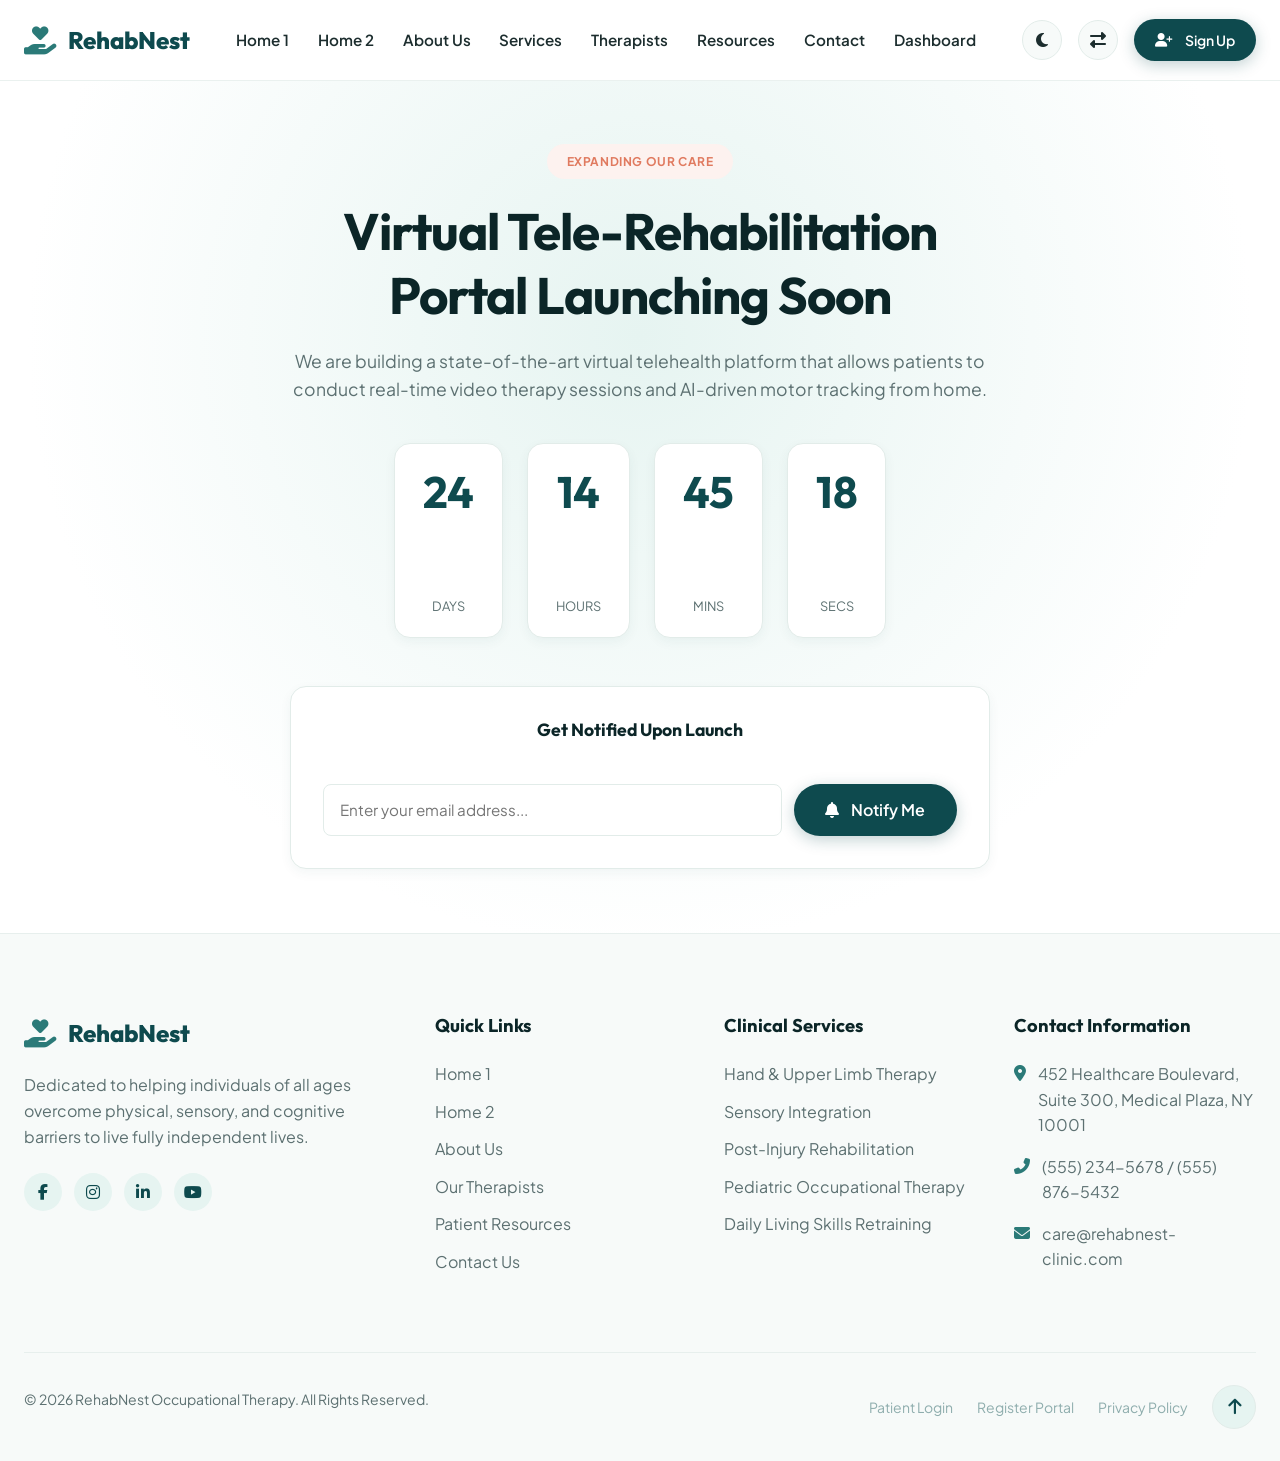
<file: coming-soon.html>
<!DOCTYPE html>
<html lang="en">
<head>
  <meta charset="UTF-8">
  <meta name="viewport" content="width=device-width, initial-scale=1.0">
  <title>New Tele-Rehab Suite | Coming Soon | RehabNest Therapy</title>
  
  <link rel="icon" href="favicon.png" type="image/png">
  <link rel="stylesheet" href="https://cdnjs.cloudflare.com/ajax/libs/font-awesome/6.4.0/css/all.min.css">
  <link rel="stylesheet" href="css/main.css">
  <link rel="stylesheet" href="css/dark-mode.css">
  <link rel="stylesheet" href="css/rtl.css">
</head>
<body style="min-height: 100vh; display: flex; flex-direction: column;">

  <!-- Header Navigation -->
  <header class="site-header">
    <div class="container header-container">
      <a href="index.html" class="brand-logo">
        <i class="fas fa-hand-holding-heart"></i>
        <span>RehabNest</span>
      </a>

      <nav>
        <ul class="nav-menu" id="nav-menu">
          <li><a href="index.html" class="nav-link">Home 1</a></li>
          <li><a href="home-2.html" class="nav-link">Home 2</a></li>
          <li><a href="about.html" class="nav-link">About Us</a></li>
          <li><a href="services.html" class="nav-link">Services</a></li>
          <li><a href="therapists.html" class="nav-link">Therapists</a></li>
          <li><a href="resources.html" class="nav-link">Resources</a></li>
          <li><a href="contact.html" class="nav-link">Contact</a></li>
          <li><a href="dashboard.html" class="nav-link">Dashboard</a></li>
          <li class="mobile-nav-cta">
            <div class="mobile-toggles">
              <button class="toggle-btn theme-toggle-btn" aria-label="Toggle Dark Mode" title="Toggle Light/Dark Theme">
                <i class="fas fa-moon"></i>
              </button>
              <button class="toggle-btn rtl-toggle-btn" aria-label="Toggle RTL" title="Toggle LTR/RTL Layout">
                <i class="fas fa-exchange-alt"></i>
              </button>
            </div>
            <a href="signup.html" class="btn btn-sm btn-primary" style="width: 100%; justify-content: center;"><i class="fas fa-user-plus"></i> Sign Up</a>
          </li>
        </ul>
      </nav>

      <div class="nav-actions">
        <button class="toggle-btn" id="theme-toggle" aria-label="Toggle Dark Mode" title="Toggle Light/Dark Theme">
          <i class="fas fa-moon"></i>
        </button>
        <button class="toggle-btn" id="rtl-toggle" aria-label="Toggle RTL" title="Toggle LTR/RTL Layout">
          <i class="fas fa-exchange-alt"></i>
        </button>
        <a href="signup.html" class="btn btn-sm btn-primary"><i class="fas fa-user-plus"></i> Sign Up</a>
        <button class="mobile-toggle" id="mobile-toggle" aria-label="Mobile Navigation">
          <i class="fas fa-bars"></i>
        </button>
      </div>
    </div>
  </header>

  <main style="flex: 1; display: flex; align-items: center; justify-content: center; padding: 4rem 1.5rem; background: radial-gradient(circle at 50% 30%, var(--primary-light) 0%, var(--bg-main) 70%);">
    <div class="text-center" style="max-width: 700px;" data-animate="zoom-in">
      <span class="badge badge-accent" style="margin-bottom: 1.25rem; padding: 0.5rem 1.25rem;">Expanding Our Care</span>
      <h1 style="margin-bottom: 1.25rem; font-size: clamp(2.2rem, 4vw, 3.5rem);">
        Virtual Tele-Rehabilitation Portal Launching Soon
      </h1>
      <p class="section-desc" style="margin-bottom: 2.5rem;">
        We are building a state-of-the-art virtual telehealth platform that allows patients to conduct real-time video therapy sessions and AI-driven motor tracking from home.
      </p>

      <!-- Countdown Timer -->
      <div style="display: flex; justify-content: center; gap: 1.5rem; margin-bottom: 3rem;">
        <div class="card" style="padding: 1.25rem 1.75rem; min-width: 90px;">
          <h2 style="color: var(--primary); margin: 0;">24</h2>
          <span style="font-size: 0.8rem; color: var(--text-muted); text-transform: uppercase;">Days</span>
        </div>
        <div class="card" style="padding: 1.25rem 1.75rem; min-width: 90px;">
          <h2 style="color: var(--primary); margin: 0;">14</h2>
          <span style="font-size: 0.8rem; color: var(--text-muted); text-transform: uppercase;">Hours</span>
        </div>
        <div class="card" style="padding: 1.25rem 1.75rem; min-width: 90px;">
          <h2 style="color: var(--primary); margin: 0;">45</h2>
          <span style="font-size: 0.8rem; color: var(--text-muted); text-transform: uppercase;">Mins</span>
        </div>
        <div class="card" style="padding: 1.25rem 1.75rem; min-width: 90px;">
          <h2 style="color: var(--primary); margin: 0;">18</h2>
          <span style="font-size: 0.8rem; color: var(--text-muted); text-transform: uppercase;">Secs</span>
        </div>
      </div>

      <!-- Newsletter Form -->
      <div class="card" style="padding: 2rem;">
        <h4 style="margin-bottom: 0.75rem;">Get Notified Upon Launch</h4>
        <form data-validate style="display: flex; gap: 0.75rem; flex-wrap: wrap;">
          <input type="email" class="form-control" required placeholder="Enter your email address..." style="flex: 1; min-width: 240px;">
          <button type="submit" class="btn btn-primary"><i class="fas fa-bell"></i> Notify Me</button>
        </form>
      </div>
    </div>
  </main>

  <!-- Reusable Footer -->
  <footer class="site-footer">
    <div class="container">
      <div class="footer-top">
        <div class="footer-brand">
          <a href="index.html" class="brand-logo">
            <i class="fas fa-hand-holding-heart"></i>
            <span>RehabNest</span>
          </a>
          <p>Dedicated to helping individuals of all ages overcome physical, sensory, and cognitive barriers to live fully independent lives.</p>
          <div class="footer-socials">
            <a href="#" class="social-link" aria-label="Facebook"><i class="fab fa-facebook-f"></i></a>
            <a href="#" class="social-link" aria-label="Instagram"><i class="fab fa-instagram"></i></a>
            <a href="#" class="social-link" aria-label="LinkedIn"><i class="fab fa-linkedin-in"></i></a>
            <a href="#" class="social-link" aria-label="YouTube"><i class="fab fa-youtube"></i></a>
          </div>
        </div>

        <div class="footer-widget">
          <h4>Quick Links</h4>
          <ul class="footer-links">
            <li><a href="index.html">Home 1</a></li>
            <li><a href="home-2.html">Home 2</a></li>
            <li><a href="about.html">About Us</a></li>
            <li><a href="therapists.html">Our Therapists</a></li>
            <li><a href="resources.html">Patient Resources</a></li>
            <li><a href="contact.html">Contact Us</a></li>
          </ul>
        </div>

        <div class="footer-widget">
          <h4>Clinical Services</h4>
          <ul class="footer-links">
            <li><a href="hand-therapy.html">Hand & Upper Limb Therapy</a></li>
            <li><a href="sensory-integration.html">Sensory Integration</a></li>
            <li><a href="post-injury-rehab.html">Post-Injury Rehabilitation</a></li>
            <li><a href="services.html">Pediatric Occupational Therapy</a></li>
            <li><a href="services.html">Daily Living Skills Retraining</a></li>
          </ul>
        </div>

        <div class="footer-widget">
          <h4>Contact Information</h4>
          <div class="footer-contact-item">
            <i class="fas fa-map-marker-alt"></i>
            <span>452 Healthcare Boulevard, Suite 300, Medical Plaza, NY 10001</span>
          </div>
          <div class="footer-contact-item">
            <i class="fas fa-phone-alt"></i>
            <span>(555) 234-5678 / (555) 876-5432</span>
          </div>
          <div class="footer-contact-item">
            <i class="fas fa-envelope"></i>
            <span>care@rehabnest-clinic.com</span>
          </div>
        </div>
      </div>

      <div class="footer-bottom">
        <p>&copy; 2026 RehabNest Occupational Therapy. All Rights Reserved.</p>
        <div style="display: flex; gap: 1.5rem; align-items: center;">
          <a href="login.html" style="color: #8EADAD;">Patient Login</a>
          <a href="signup.html" style="color: #8EADAD;">Register Portal</a>
          <a href="404.html" style="color: #8EADAD;">Privacy Policy</a>
          <button class="back-to-top-btn" title="Back to Top" aria-label="Back to top"><i class="fas fa-arrow-up"></i></button>
        </div>
      </div>
    </div>
  </footer>

  <script src="js/main.js"></script>
  <script src="js/forms.js"></script>
</body>
</html>
</file>
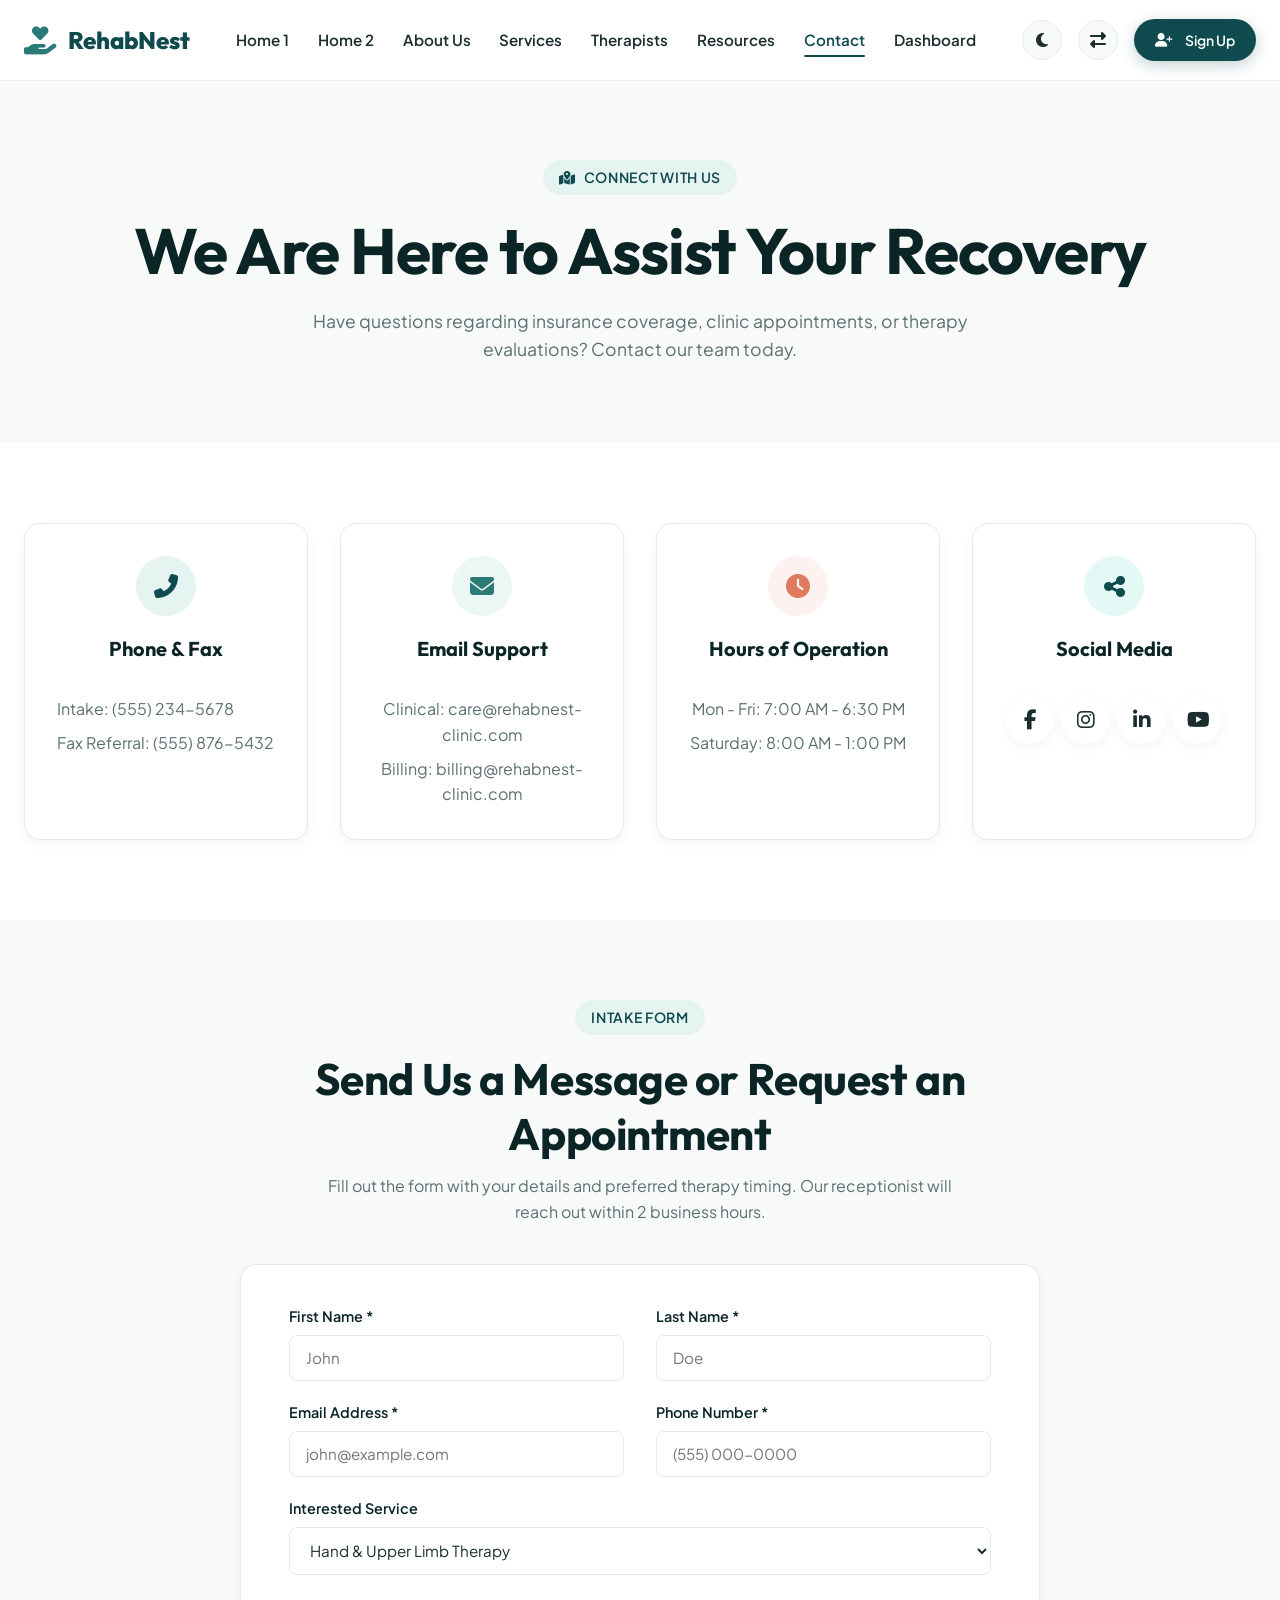
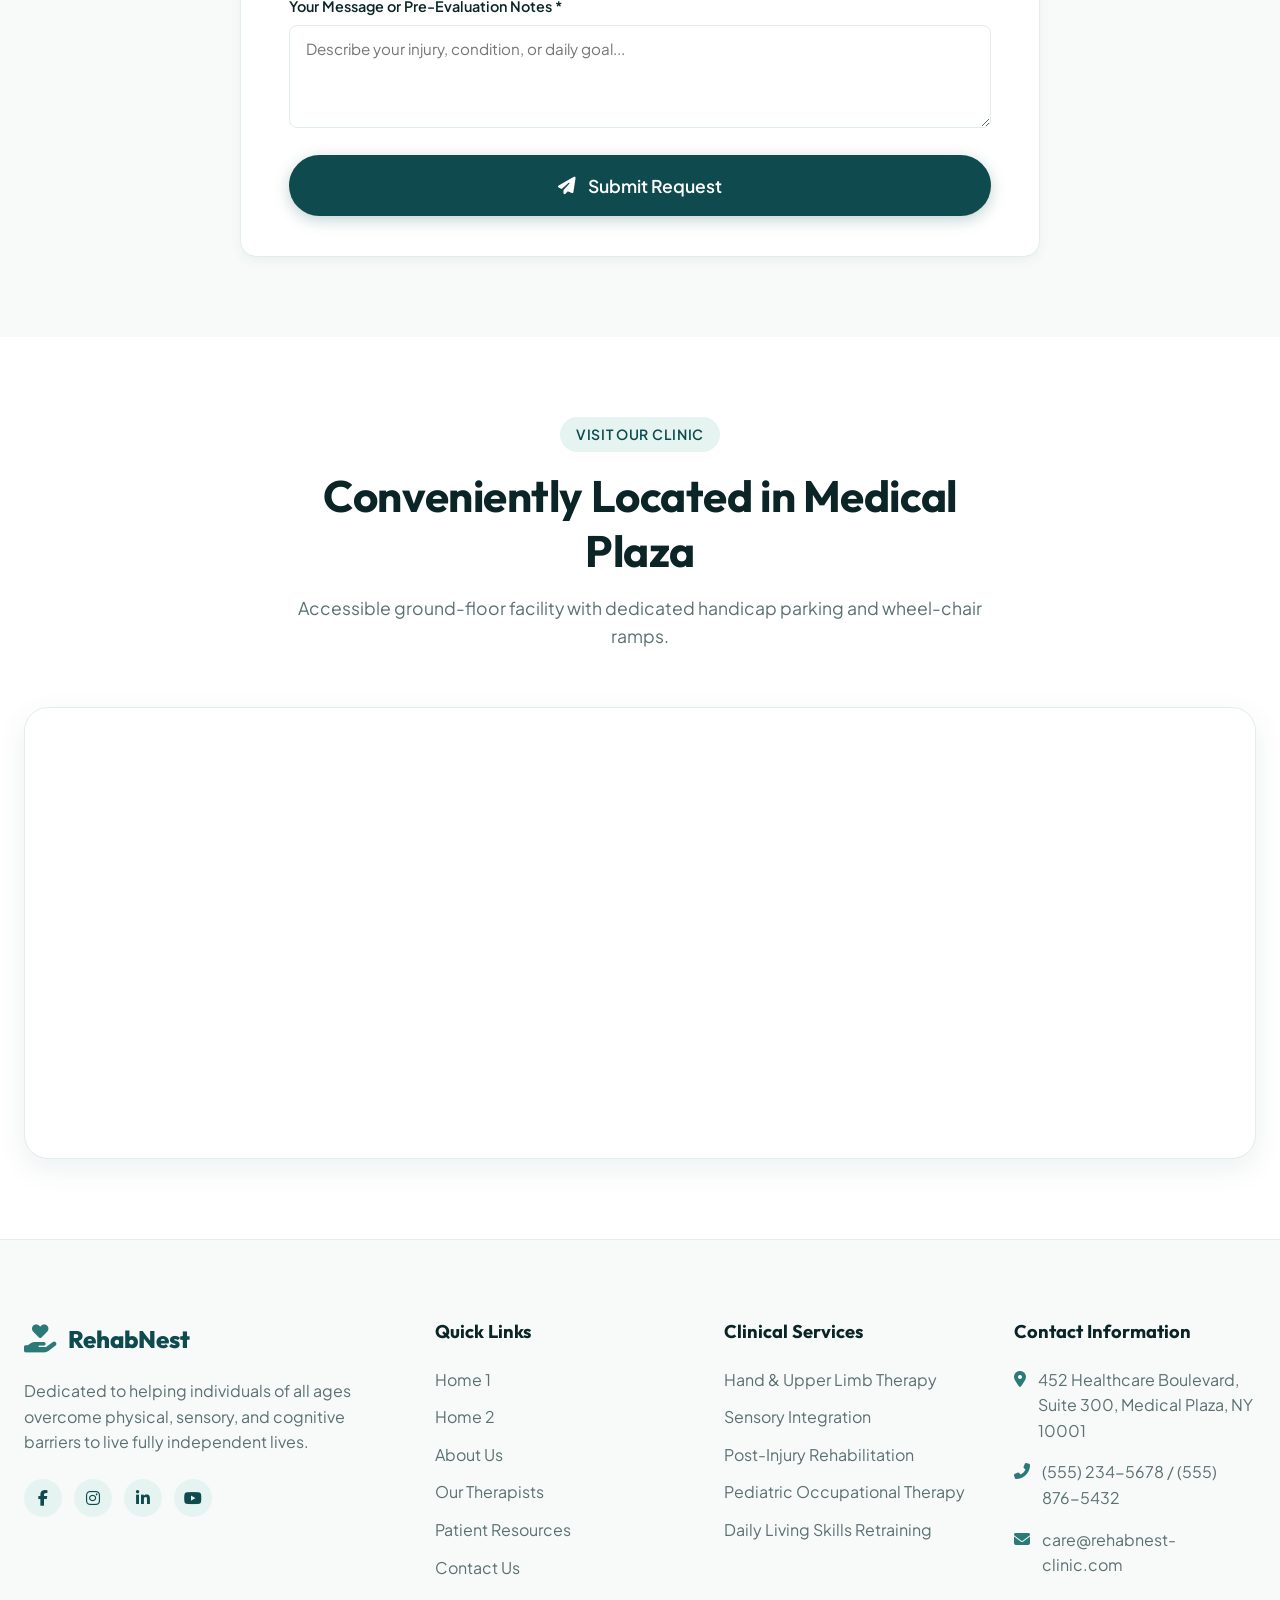
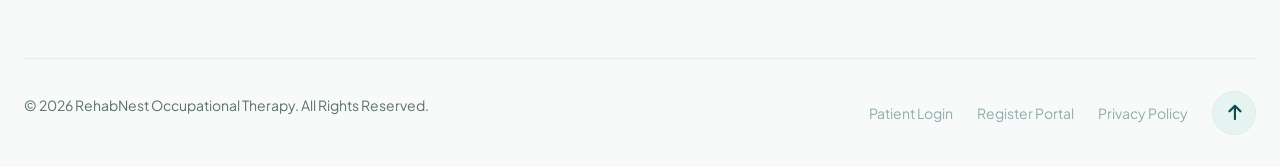
<file: contact.html>
<!DOCTYPE html>
<html lang="en">
<head>
  <meta charset="UTF-8">
  <meta name="viewport" content="width=device-width, initial-scale=1.0">
  <title>Contact RehabNest Occupational Therapy | Clinic Location & Booking</title>
  <meta name="description" content="Get in touch with RehabNest Occupational Therapy Clinic. Schedule an evaluation, request insurance info, or visit our medical plaza facility.">
  
  <link rel="icon" href="favicon.png" type="image/png">
  <link rel="stylesheet" href="https://cdnjs.cloudflare.com/ajax/libs/font-awesome/6.4.0/css/all.min.css">
  <link rel="stylesheet" href="css/main.css">
  <link rel="stylesheet" href="css/dark-mode.css">
  <link rel="stylesheet" href="css/rtl.css">
</head>
<body>

  <!-- Header Navigation -->
  <header class="site-header">
    <div class="container header-container">
      <a href="index.html" class="brand-logo">
        <i class="fas fa-hand-holding-heart"></i>
        <span>RehabNest</span>
      </a>

      <nav>
        <ul class="nav-menu" id="nav-menu">
          <li><a href="index.html" class="nav-link">Home 1</a></li>
          <li><a href="home-2.html" class="nav-link">Home 2</a></li>
          <li><a href="about.html" class="nav-link">About Us</a></li>
          <li><a href="services.html" class="nav-link">Services</a></li>
          <li><a href="therapists.html" class="nav-link">Therapists</a></li>
          <li><a href="resources.html" class="nav-link">Resources</a></li>
          <li><a href="contact.html" class="nav-link active">Contact</a></li>
          <li><a href="dashboard.html" class="nav-link">Dashboard</a></li>
          <li class="mobile-nav-cta">
            <div style="display: flex; align-items: center; justify-content: center; gap: 0.75rem; margin-bottom: 0.85rem;">
              <button class="toggle-btn theme-toggle-btn" aria-label="Toggle Dark Mode" title="Toggle Light/Dark Theme"><i class="fas fa-moon"></i></button>
              <button class="toggle-btn rtl-toggle-btn" aria-label="Toggle RTL" title="Toggle LTR/RTL Layout"><i class="fas fa-exchange-alt"></i></button>
            </div>
            <a href="signup.html" class="btn btn-sm btn-primary" style="width: 100%; justify-content: center;"><i class="fas fa-user-plus"></i> Sign Up</a>
          </li>
        </ul>
      </nav>

      <div class="nav-actions">
        <button class="toggle-btn" id="theme-toggle" aria-label="Toggle Dark Mode" title="Toggle Light/Dark Theme"><i class="fas fa-moon"></i></button>
        <button class="toggle-btn" id="rtl-toggle" aria-label="Toggle RTL" title="Toggle LTR/RTL Layout"><i class="fas fa-exchange-alt"></i></button>
        <a href="signup.html" class="btn btn-sm btn-primary"><i class="fas fa-user-plus"></i> Sign Up</a>
        <button class="mobile-toggle" id="mobile-toggle" aria-label="Mobile Navigation"><i class="fas fa-bars"></i></button>
      </div>
    </div>
  </header>

  <main>

    <!-- SECTION 1: HERO -->
    <section class="section" style="padding: 5rem 0 3.5rem 0; background: var(--bg-alt); text-align: center;">
      <div class="container" data-animate="fade-in">
        <span class="section-subtitle"><i class="fas fa-map-marked-alt"></i> Connect With Us</span>
        <h1 style="margin-bottom: 1rem;">We Are Here to Assist Your Recovery</h1>
        <p class="section-desc" style="max-width: 750px; margin: 0 auto 1.5rem auto;">
          Have questions regarding insurance coverage, clinic appointments, or therapy evaluations? Contact our team today.
        </p>

      </div>
    </section>

    <!-- SECTION 2: CONTACT INFORMATION -->
    <style>
      @media (max-width: 1024px) {
        .contact-info-grid .card {
          align-items: center !important;
          text-align: center !important;
        }
        .contact-info-grid .card h3,
        .contact-info-grid .card p {
          text-align: center !important;
          width: 100%;
        }
      }
    </style>
    <section class="section">
      <div class="container">
        <div class="grid-4 contact-info-grid">
          <div class="card text-center" data-animate="fade-in">
            <div style="width: 60px; height: 60px; border-radius: 50%; background: var(--primary-light); color: var(--primary); display: flex; align-items: center; justify-content: center; font-size: 1.5rem; margin: 0 auto 1.25rem auto;">
              <i class="fas fa-phone-alt"></i>
            </div>
            <h3>Phone & Fax</h3>
            <div style="display: inline-block; text-align: left;">
              <p style="margin-bottom: 0.5rem;">Intake: (555) 234-5678</p>
              <p style="margin-bottom: 0;">Fax Referral: (555) 876-5432</p>
            </div>
          </div>

          <div class="card text-center" data-animate="fade-in">
            <div style="width: 60px; height: 60px; border-radius: 50%; background: var(--secondary-light); color: var(--secondary); display: flex; align-items: center; justify-content: center; font-size: 1.5rem; margin: 0 auto 1.25rem auto;">
              <i class="fas fa-envelope"></i>
            </div>
            <h3>Email Support</h3>
            <p style="margin-bottom: 0.5rem;">Clinical: care@rehabnest-clinic.com</p>
            <p style="margin-bottom: 0;">Billing: billing@rehabnest-clinic.com</p>
          </div>

          <div class="card text-center" data-animate="fade-in">
            <div style="width: 60px; height: 60px; border-radius: 50%; background: var(--accent-light); color: var(--accent); display: flex; align-items: center; justify-content: center; font-size: 1.5rem; margin: 0 auto 1.25rem auto;">
              <i class="fas fa-clock"></i>
            </div>
            <h3>Hours of Operation</h3>
            <p style="margin-bottom: 0.5rem;">Mon - Fri: 7:00 AM - 6:30 PM</p>
            <p style="margin-bottom: 0;">Saturday: 8:00 AM - 1:00 PM</p>
          </div>

          <div class="card text-center" data-animate="fade-in">
            <div style="width: 60px; height: 60px; border-radius: 50%; background: rgba(78, 205, 196, 0.15); color: var(--primary); display: flex; align-items: center; justify-content: center; font-size: 1.5rem; margin: 0 auto 1.25rem auto;">
              <i class="fas fa-share-alt"></i>
            </div>
            <h3>Social Media</h3>

            <div style="display: flex; gap: 0.5rem; justify-content: center; flex-wrap: wrap;">
              <a href="#" class="contact-social-btn fb" aria-label="Facebook" title="Facebook"><i class="fab fa-facebook-f"></i></a>
              <a href="#" class="contact-social-btn ig" aria-label="Instagram" title="Instagram"><i class="fab fa-instagram"></i></a>
              <a href="#" class="contact-social-btn li" aria-label="LinkedIn" title="LinkedIn"><i class="fab fa-linkedin-in"></i></a>
              <a href="#" class="contact-social-btn yt" aria-label="YouTube" title="YouTube"><i class="fab fa-youtube"></i></a>
            </div>
          </div>
        </div>
      </div>
    </section>

    <!-- SECTION 3: APPOINTMENT REQUEST FORM -->
    <section class="section section-bg-alt">
      <div class="container">
        <div style="max-width: 800px; margin: 0 auto;" data-animate="zoom-in">
          <div class="text-center" style="text-align: center; margin-bottom: 2.5rem;">
            <span class="section-subtitle">Intake Form</span>
            <h2>Send Us a Message or Request an Appointment</h2>
            <p style="margin: 0.75rem auto 0 auto; max-width: 650px;">
              Fill out the form with your details and preferred therapy timing. Our receptionist will reach out within 2 business hours.
            </p>
          </div>

          <div class="card" style="padding: 2.5rem 3rem;">
            <form data-validate>
              <div class="grid-2">
                <div class="form-group">
                  <label class="form-label">First Name *</label>
                  <input type="text" class="form-control" required placeholder="John">
                  <span class="form-error">First name is required</span>
                </div>
                <div class="form-group">
                  <label class="form-label">Last Name *</label>
                  <input type="text" class="form-control" required placeholder="Doe">
                  <span class="form-error">Last name is required</span>
                </div>
              </div>

              <div class="grid-2">
                <div class="form-group">
                  <label class="form-label">Email Address *</label>
                  <input type="email" class="form-control" required placeholder="john@example.com">
                  <span class="form-error">Valid email is required</span>
                </div>
                <div class="form-group">
                  <label class="form-label">Phone Number *</label>
                  <input type="tel" class="form-control" required placeholder="(555) 000-0000">
                  <span class="form-error">Phone number is required</span>
                </div>
              </div>

              <div class="form-group">
                <label class="form-label">Interested Service</label>
                <select class="form-control">
                  <option>Hand & Upper Limb Therapy</option>
                  <option>Sensory Integration (Pediatric)</option>
                  <option>Post-Injury Rehabilitation</option>
                  <option>Daily Living Skills Retraining</option>
                  <option>General Evaluation</option>
                </select>
              </div>

              <div class="form-group">
                <label class="form-label">Your Message or Pre-Evaluation Notes *</label>
                <textarea class="form-control" rows="4" required placeholder="Describe your injury, condition, or daily goal..."></textarea>
                <span class="form-error">Message cannot be empty</span>
              </div>

              <button type="submit" class="btn btn-primary btn-lg" style="width: 100%;">
                <i class="fas fa-paper-plane"></i> Submit Request
              </button>
            </form>
          </div>
        </div>
      </div>
    </section>

    <!-- SECTION 4: CLINIC LOCATION / MAP -->
    <section class="section">
      <div class="container">
        <div class="section-header" data-animate="fade-in">
          <span class="section-subtitle">Visit Our Clinic</span>
          <h2 class="section-title">Conveniently Located in Medical Plaza</h2>
          <p class="section-desc">Accessible ground-floor facility with dedicated handicap parking and wheel-chair ramps.</p>
        </div>

        <div class="card" style="padding: 0; overflow: hidden; border-radius: var(--radius-lg); box-shadow: var(--shadow-md);" data-animate="fade-in">
          <iframe 
            src="https://www.google.com/maps/embed?pb=!1m18!1m12!1m3!1d3022.215707164112!2d-73.98657968459367!3d40.75549797932681!2m3!1f0!2f0!3f0!3m2!1i1024!2i768!4f13.1!3m3!1m2!1s0x89c25900713801f9%3A0xe543fa01844b2f21!2sMedical%20Plaza!5e0!3m2!1sen!2sus!4v1625000000000!5m2!1sen!2sus" 
            width="100%" 
            height="450" 
            style="border:0;" 
            allowfullscreen="" 
            loading="lazy"
            title="RehabNest Occupational Therapy Clinic Map Location">
          </iframe>
        </div>
      </div>
    </section>



  </main>

  <!-- Reusable Footer -->
  <footer class="site-footer">
    <div class="container">
      <div class="footer-top">
        <div class="footer-brand">
          <a href="index.html" class="brand-logo">
            <i class="fas fa-hand-holding-heart"></i>
            <span>RehabNest</span>
          </a>
          <p>Dedicated to helping individuals of all ages overcome physical, sensory, and cognitive barriers to live fully independent lives.</p>
          <div class="footer-socials">
            <a href="#" class="social-link" aria-label="Facebook"><i class="fab fa-facebook-f"></i></a>
            <a href="#" class="social-link" aria-label="Instagram"><i class="fab fa-instagram"></i></a>
            <a href="#" class="social-link" aria-label="LinkedIn"><i class="fab fa-linkedin-in"></i></a>
            <a href="#" class="social-link" aria-label="YouTube"><i class="fab fa-youtube"></i></a>
          </div>
        </div>

        <div class="footer-widget">
          <h4>Quick Links</h4>
          <ul class="footer-links">
            <li><a href="index.html">Home 1</a></li>
            <li><a href="home-2.html">Home 2</a></li>
            <li><a href="about.html">About Us</a></li>
            <li><a href="therapists.html">Our Therapists</a></li>
            <li><a href="resources.html">Patient Resources</a></li>
            <li><a href="contact.html">Contact Us</a></li>
          </ul>
        </div>

        <div class="footer-widget">
          <h4>Clinical Services</h4>
          <ul class="footer-links">
            <li><a href="hand-therapy.html">Hand & Upper Limb Therapy</a></li>
            <li><a href="sensory-integration.html">Sensory Integration</a></li>
            <li><a href="post-injury-rehab.html">Post-Injury Rehabilitation</a></li>
            <li><a href="services.html">Pediatric Occupational Therapy</a></li>
            <li><a href="services.html">Daily Living Skills Retraining</a></li>
          </ul>
        </div>

        <div class="footer-widget">
          <h4>Contact Information</h4>
          <div class="footer-contact-item">
            <i class="fas fa-map-marker-alt"></i>
            <span>452 Healthcare Boulevard, Suite 300, Medical Plaza, NY 10001</span>
          </div>
          <div class="footer-contact-item">
            <i class="fas fa-phone-alt"></i>
            <span>(555) 234-5678 / (555) 876-5432</span>
          </div>
          <div class="footer-contact-item">
            <i class="fas fa-envelope"></i>
            <span>care@rehabnest-clinic.com</span>
          </div>
        </div>
      </div>

      <div class="footer-bottom">
        <p>&copy; 2026 RehabNest Occupational Therapy. All Rights Reserved.</p>
        <div style="display: flex; gap: 1.5rem; align-items: center;">
          <a href="login.html" style="color: #8EADAD;">Patient Login</a>
          <a href="signup.html" style="color: #8EADAD;">Register Portal</a>
          <a href="404.html" style="color: #8EADAD;">Privacy Policy</a>
          <button class="back-to-top-btn" title="Back to Top" aria-label="Back to top"><i class="fas fa-arrow-up"></i></button>
        </div>
      </div>
    </div>
  </footer>

  <!-- Booking Modal -->
  <div class="modal-overlay" id="booking-modal">
    <div class="modal-card">
      <button class="modal-close" data-modal-close><i class="fas fa-times"></i></button>
      <h3><i class="fas fa-calendar-check" style="color: var(--primary);"></i> Book Therapy Session</h3>
      <form data-validate>
        <div class="form-group">
          <label class="form-label">Full Name *</label>
          <input type="text" class="form-control" required placeholder="John Doe">
        </div>
        <div class="form-group">
          <label class="form-label">Phone Number *</label>
          <input type="tel" class="form-control" required placeholder="(555) 000-0000">
        </div>
        <button type="submit" class="btn btn-primary" style="width: 100%;">Confirm Appointment</button>
      </form>
    </div>
  </div>

  <script src="js/main.js"></script>
  <script src="js/forms.js"></script>
</body>
</html>
</file>
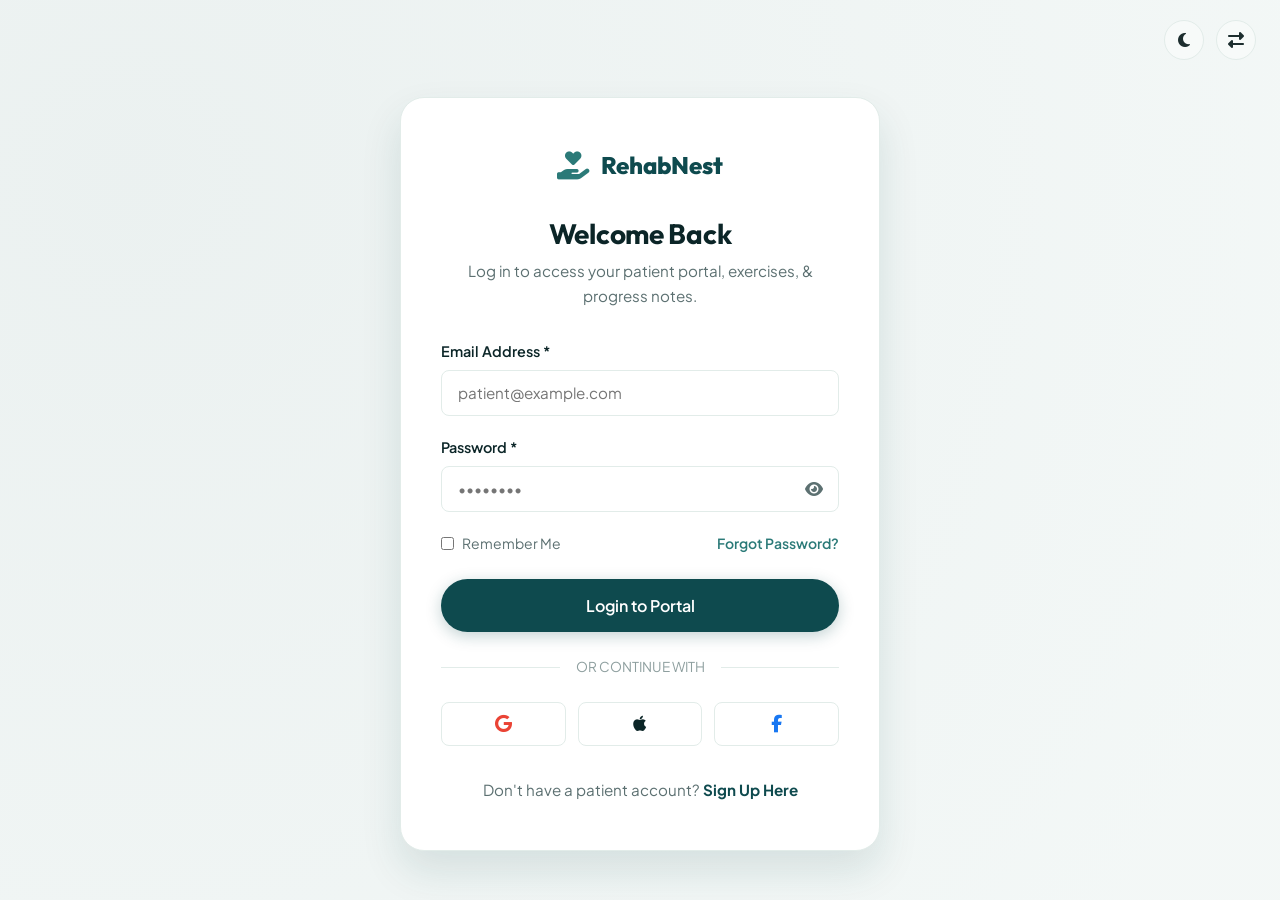
<file: login.html>
<!DOCTYPE html>
<html lang="en">
<head>
  <meta charset="UTF-8">
  <meta name="viewport" content="width=device-width, initial-scale=1.0">
  <title>Patient Portal Login | RehabNest Occupational Therapy</title>
  <meta name="description" content="Log into your secure RehabNest Patient Portal to view assigned home exercise programs, therapist notes, and upcoming sessions.">
  
  <link rel="icon" href="favicon.png" type="image/png">
  <link rel="stylesheet" href="https://cdnjs.cloudflare.com/ajax/libs/font-awesome/6.4.0/css/all.min.css">
  <link rel="stylesheet" href="css/main.css">
  <link rel="stylesheet" href="css/dark-mode.css">
  <link rel="stylesheet" href="css/rtl.css">
  <link rel="stylesheet" href="css/dashboard.css">
</head>
<body>

  <div class="auth-wrapper" style="position: relative;">
    <!-- Theme & Layout Toggles -->
    <div class="auth-top-actions" style="position: absolute; top: 1.25rem; right: 1.5rem; display: flex; gap: 0.75rem; z-index: 100;">
      <button class="toggle-btn" id="theme-toggle" aria-label="Toggle Dark Mode" title="Toggle Light/Dark Theme"><i class="fas fa-moon"></i></button>
      <button class="toggle-btn" id="rtl-toggle" aria-label="Toggle RTL" title="Toggle LTR/RTL Layout"><i class="fas fa-exchange-alt"></i></button>
    </div>

    <div class="auth-card" style="position: relative;" data-animate="fade-in">
      <a href="index.html" class="brand-logo auth-brand">
        <i class="fas fa-hand-holding-heart"></i>
        <span>RehabNest</span>
      </a>

      <h2 class="auth-title">Welcome Back</h2>
      <p class="auth-subtitle">Log in to access your patient portal, exercises, & progress notes.</p>

      <form data-validate action="dashboard.html" method="GET">
        <div class="form-group text-left" style="text-align: left;">
          <label class="form-label">Email Address *</label>
          <input type="email" class="form-control" required placeholder="patient@example.com">
          <span class="form-error">Please enter a valid email address</span>
        </div>

        <div class="form-group text-left" style="text-align: left;">
          <label class="form-label">Password *</label>
          <div class="password-input-wrapper">
            <input type="password" name="password" class="form-control" required placeholder="••••••••">
            <i class="fas fa-eye password-toggle-icon"></i>
          </div>
          <span class="form-error">Password is required</span>
        </div>

        <div style="display: flex; align-items: center; justify-content: space-between; margin-bottom: 1.5rem; font-size: 0.875rem;">
          <label style="display: flex; align-items: center; gap: 0.5rem; cursor: pointer; color: var(--text-muted);">
            <input type="checkbox" style="accent-color: var(--primary);"> Remember Me
          </label>
          <a href="#" style="color: var(--secondary); font-weight: 600;">Forgot Password?</a>
        </div>

        <button type="submit" class="btn btn-primary" style="width: 100%; padding: 0.9rem;">
          Login to Portal
        </button>
      </form>

      <div class="auth-divider">
        <span>OR CONTINUE WITH</span>
      </div>

      <div class="social-auth-grid">
        <button class="social-auth-btn" title="Sign in with Google"><i class="fab fa-google" style="color: #EA4335;"></i></button>
        <button class="social-auth-btn" title="Sign in with Apple"><i class="fab fa-apple"></i></button>
        <button class="social-auth-btn" title="Sign in with Facebook"><i class="fab fa-facebook-f" style="color: #1877F2;"></i></button>
      </div>

      <p class="auth-footer-text">
        Don't have a patient account? <a href="signup.html" style="color: var(--primary); font-weight: 700;">Sign Up Here</a>
      </p>
    </div>
  </div>

  <script src="js/main.js"></script>
  <script src="js/forms.js"></script>
</body>
</html>
</file>
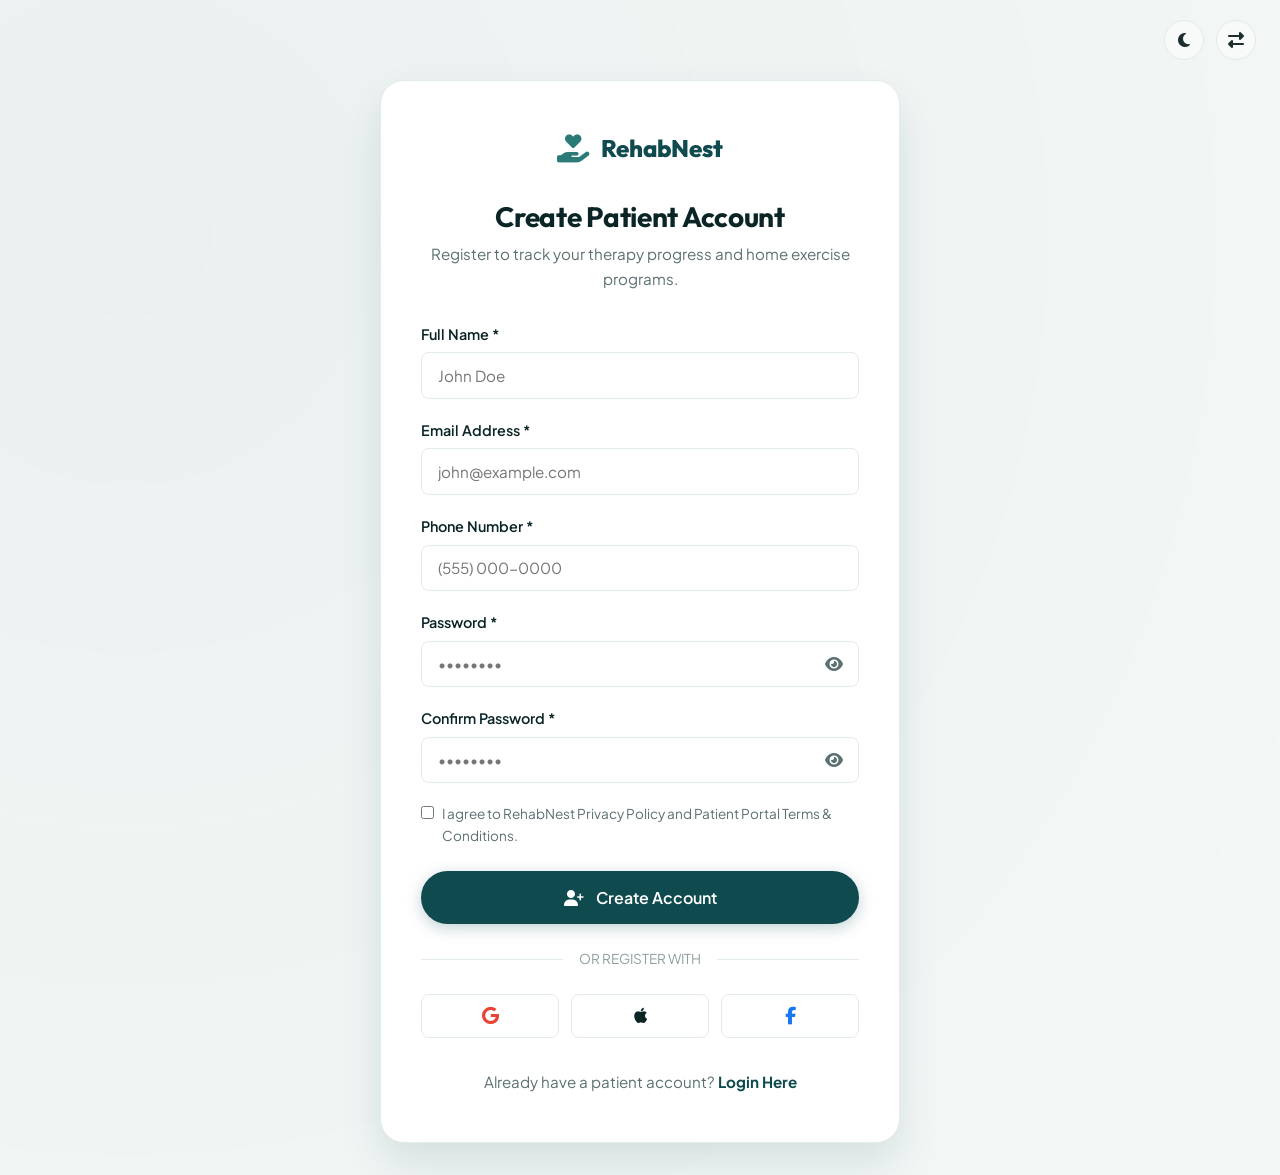
<file: signup.html>
<!DOCTYPE html>
<html lang="en">
<head>
  <meta charset="UTF-8">
  <meta name="viewport" content="width=device-width, initial-scale=1.0">
  <title>Create Patient Account | RehabNest Occupational Therapy</title>
  <meta name="description" content="Register for your RehabNest Patient Portal account to view home exercise schedules and connect with your therapist.">
  
  <link rel="icon" href="favicon.png" type="image/png">
  <link rel="stylesheet" href="https://cdnjs.cloudflare.com/ajax/libs/font-awesome/6.4.0/css/all.min.css">
  <link rel="stylesheet" href="css/main.css">
  <link rel="stylesheet" href="css/dark-mode.css">
  <link rel="stylesheet" href="css/rtl.css">
  <link rel="stylesheet" href="css/dashboard.css">
</head>
<body>

  <div class="auth-wrapper" style="position: relative;">
    <!-- Theme & Layout Toggles -->
    <div class="auth-top-actions" style="position: absolute; top: 1.25rem; right: 1.5rem; display: flex; gap: 0.75rem; z-index: 100;">
      <button class="toggle-btn" id="theme-toggle" aria-label="Toggle Dark Mode" title="Toggle Light/Dark Theme"><i class="fas fa-moon"></i></button>
      <button class="toggle-btn" id="rtl-toggle" aria-label="Toggle RTL" title="Toggle LTR/RTL Layout"><i class="fas fa-exchange-alt"></i></button>
    </div>

    <div class="auth-card" style="max-width: 520px; position: relative;" data-animate="fade-in">

      <a href="index.html" class="brand-logo auth-brand">
        <i class="fas fa-hand-holding-heart"></i>
        <span>RehabNest</span>
      </a>

      <h2 class="auth-title">Create Patient Account</h2>
      <p class="auth-subtitle">Register to track your therapy progress and home exercise programs.</p>

      <form data-validate action="dashboard.html" method="GET">
        <div class="form-group text-left" style="text-align: left;">
          <label class="form-label">Full Name *</label>
          <input type="text" class="form-control" required placeholder="John Doe">
          <span class="form-error">Full name is required</span>
        </div>

        <div class="form-group text-left" style="text-align: left;">
          <label class="form-label">Email Address *</label>
          <input type="email" class="form-control" required placeholder="john@example.com">
          <span class="form-error">Valid email required</span>
        </div>

        <div class="form-group text-left" style="text-align: left;">
          <label class="form-label">Phone Number *</label>
          <input type="tel" class="form-control" required placeholder="(555) 000-0000">
          <span class="form-error">Phone number required</span>
        </div>

        <div class="form-group text-left" style="text-align: left;">
          <label class="form-label">Password *</label>
          <div class="password-input-wrapper">
            <input type="password" name="password" class="form-control" required placeholder="••••••••">
            <i class="fas fa-eye password-toggle-icon"></i>
          </div>
          <span class="form-error">Password required</span>
        </div>

        <div class="form-group text-left" style="text-align: left;">
          <label class="form-label">Confirm Password *</label>
          <div class="password-input-wrapper">
            <input type="password" name="confirm_password" class="form-control" required placeholder="••••••••">
            <i class="fas fa-eye password-toggle-icon"></i>
          </div>
          <span class="form-error">Passwords must match</span>
        </div>

        <div class="form-group text-left" style="text-align: left; margin-bottom: 1.5rem;">
          <label style="display: flex; align-items: flex-start; gap: 0.5rem; cursor: pointer; font-size: 0.85rem; color: var(--text-muted);">
            <input type="checkbox" required style="accent-color: var(--primary); margin-top: 3px;">
            I agree to RehabNest Privacy Policy and Patient Portal Terms & Conditions.
          </label>
        </div>

        <button type="submit" class="btn btn-primary" style="width: 100%; padding: 0.9rem;">
          <i class="fas fa-user-plus"></i> Create Account
        </button>
      </form>

      <div class="auth-divider">
        <span>OR REGISTER WITH</span>
      </div>

      <div class="social-auth-grid">
        <button class="social-auth-btn" title="Sign up with Google"><i class="fab fa-google" style="color: #EA4335;"></i></button>
        <button class="social-auth-btn" title="Sign up with Apple"><i class="fab fa-apple"></i></button>
        <button class="social-auth-btn" title="Sign up with Facebook"><i class="fab fa-facebook-f" style="color: #1877F2;"></i></button>
      </div>

      <p class="auth-footer-text">
        Already have a patient account? <a href="login.html" style="color: var(--primary); font-weight: 700;">Login Here</a>
      </p>
    </div>
  </div>

  <script src="js/main.js"></script>
  <script src="js/forms.js"></script>
</body>
</html>
</file>
<file: css/main.css>
/* RehabNest Occupational Therapy - Core Stylesheet */
@import url('https://fonts.googleapis.com/css2?family=Outfit:wght@400;500;600;700;800&family=Plus+Jakarta+Sans:wght@400;500;600;700&display=swap');

:root {
  /* Color Palette - Light Mode Default */
  --primary: #0E4A4E;
  --primary-hover: #09373A;
  --primary-light: #E6F4F1;
  --secondary: #2B7A78;
  --secondary-light: #EBF7F5;
  --accent: #E07A5F;
  --accent-hover: #D06346;
  --accent-light: #FDF2EF;
  --warm-neutral: #FAF8F5;
  --bg-main: #FFFFFF;
  --bg-alt: #F7FAF9;
  --card-bg: #FFFFFF;
  --card-border: #E2ECE9;
  
  --text-main: #1C2D2E;
  --text-muted: #5C7071;
  --text-light: #8E9F9F;
  --heading-color: #0B2527;

  --success: #2E7D32;
  --success-bg: #E8F5E9;
  --warning: #F57C00;
  --warning-bg: #FFF3E0;
  --danger: #D32F2F;
  --danger-bg: #FFEBEE;
  
  /* Layout & Spacing */
  --container-max: 1280px;
  --radius-sm: 8px;
  --radius-md: 16px;
  --radius-lg: 24px;
  --radius-full: 9999px;
  
  /* Shadows & Glassmorphism */
  --shadow-sm: 0 4px 12px rgba(14, 74, 78, 0.05);
  --shadow-md: 0 10px 30px rgba(14, 74, 78, 0.08);
  --shadow-lg: 0 20px 40px rgba(14, 74, 78, 0.12);
  --glass-bg: rgba(255, 255, 255, 0.85);
  --glass-border: rgba(226, 236, 233, 0.7);
  --glass-blur: blur(12px);

  /* Font Families */
  --font-heading: 'Outfit', sans-serif;
  --font-body: 'Plus Jakarta Sans', sans-serif;

  /* Transitions */
  --transition-fast: 0.2s cubic-bezier(0.4, 0, 0.2, 1);
  --transition-normal: 0.35s cubic-bezier(0.4, 0, 0.2, 1);
}

/* CSS Reset & Base */
*, *::before, *::after {
  box-sizing: border-box;
  margin: 0;
  padding: 0;
}

html {
  scroll-behavior: smooth;
  font-size: 16px;
}

body {
  font-family: var(--font-body);
  background-color: var(--bg-main);
  color: var(--text-main);
  line-height: 1.6;
  overflow-x: clip;
  padding-top: 80px;
  -webkit-font-smoothing: antialiased;
}

/* Typography */
h1, h2, h3, h4, h5, h6 {
  font-family: var(--font-heading);
  color: var(--heading-color);
  font-weight: 700;
  line-height: 1.25;
}

h1 { font-size: clamp(2.5rem, 5vw, 4rem); letter-spacing: -0.02em; }
h2 { font-size: clamp(2rem, 3.5vw, 2.75rem); letter-spacing: -0.01em; }
h3 { font-size: clamp(1.4rem, 2.5vw, 1.85rem); }
h4 { font-size: 1.25rem; }
h5 { font-size: 1.1rem; }
p { margin-bottom: 1rem; color: var(--text-muted); }
p:last-child { margin-bottom: 0; }

a {
  color: var(--secondary);
  text-decoration: none;
  transition: color var(--transition-fast);
}
a:hover { color: var(--primary); }

img {
  max-width: 100%;
  height: auto;
  display: block;
  object-fit: cover;
}

/* Layout Utilities */
.container {
  width: 100%;
  max-width: var(--container-max);
  margin: 0 auto;
  padding: 0 1.5rem;
}

.section {
  padding: 5rem 0;
  position: relative;
}

.section-bg-alt {
  background-color: var(--bg-alt);
}

.section-header {
  text-align: center;
  max-width: 700px;
  margin: 0 auto 3.5rem auto;
}

.section-subtitle {
  display: inline-flex;
  align-items: center;
  gap: 0.5rem;
  padding: 0.4rem 1rem;
  background-color: var(--primary-light);
  color: var(--primary);
  font-weight: 600;
  font-size: 0.875rem;
  border-radius: var(--radius-full);
  margin-bottom: 1rem;
  text-transform: uppercase;
  letter-spacing: 0.05em;
}

.section-title {
  margin-bottom: 1rem;
}

.section-desc {
  font-size: 1.1rem;
}

/* Flex & Grid Utilities */
.grid-2 { display: grid; grid-template-columns: repeat(2, 1fr); gap: 2rem; }
.grid-3 { display: grid; grid-template-columns: repeat(3, 1fr); gap: 2rem; }
.grid-4 { display: grid; grid-template-columns: repeat(4, 1fr); gap: 2rem; }

.flex-center { display: flex; align-items: center; justify-content: center; }
.flex-between { display: flex; align-items: center; justify-content: space-between; }
.align-center { align-items: center; }

/* Buttons */
.btn {
  display: inline-flex;
  align-items: center;
  justify-content: center;
  gap: 0.75rem;
  padding: 0.85rem 1.85rem;
  font-family: var(--font-body);
  font-weight: 600;
  font-size: 1rem;
  border-radius: var(--radius-full);
  border: 2px solid transparent;
  cursor: pointer;
  transition: all var(--transition-normal);
  text-align: center;
  white-space: nowrap;
}

.btn-primary {
  background-color: var(--primary);
  color: #FFFFFF !important;
  box-shadow: 0 4px 15px rgba(14, 74, 78, 0.25);
}
.btn-primary:hover {
  background-color: var(--primary-hover);
  transform: translateY(-2px);
  box-shadow: 0 8px 25px rgba(14, 74, 78, 0.35);
}

.btn-secondary {
  background-color: var(--primary-light);
  color: var(--primary) !important;
  border-color: transparent;
}
.btn-secondary:hover {
  background-color: var(--secondary);
  color: #FFFFFF !important;
  transform: translateY(-2px);
}

.btn-accent {
  background-color: var(--accent);
  color: #FFFFFF !important;
  box-shadow: 0 4px 15px rgba(224, 122, 95, 0.25);
}
.btn-accent:hover {
  background-color: var(--accent-hover);
  transform: translateY(-2px);
  box-shadow: 0 8px 25px rgba(224, 122, 95, 0.35);
}

.btn-outline {
  background: transparent;
  border-color: var(--primary);
  color: var(--primary) !important;
}
.btn-outline:hover {
  background-color: var(--primary);
  color: #FFFFFF !important;
  transform: translateY(-2px);
}

.btn-sm {
  padding: 0.5rem 1.2rem;
  font-size: 0.875rem;
}

.btn-lg {
  padding: 1.1rem 2.2rem;
  font-size: 1.1rem;
}

/* Equal-sized Action Button Container */
.btn-group-equal {
  display: flex;
  gap: 1rem;
  flex-wrap: wrap;
  align-items: stretch;
}

.btn-group-equal .btn {
  flex: 0 1 auto;
  min-width: 200px;
  justify-content: center;
  text-align: center;
  box-sizing: border-box;
}

@media (max-width: 640px) {
  .btn-group-equal {
    flex-direction: column;
    align-items: stretch;
    width: 100%;
  }
  .btn-group-equal .btn {
    width: 100% !important;
    max-width: 100% !important;
    flex: 1 1 auto;
    justify-content: center;
  }
}

/* Header & Navbar */
.site-header {
  position: fixed;
  top: 0;
  left: 0;
  width: 100%;
  z-index: 1000;
  background-color: var(--glass-bg);
  backdrop-filter: var(--glass-blur);
  -webkit-backdrop-filter: var(--glass-blur);
  border-bottom: 1px solid var(--glass-border);
  transition: all var(--transition-normal);
}

.header-container {
  display: flex;
  align-items: center;
  justify-content: space-between;
  height: 80px;
}

.brand-logo {
  display: flex;
  align-items: center;
  gap: 0.75rem;
  font-family: var(--font-heading);
  font-size: 1.5rem;
  font-weight: 800;
  color: var(--primary);
  text-decoration: none;
}
.brand-logo i {
  font-size: 1.8rem;
  color: var(--secondary);
}

.nav-menu {
  display: flex;
  align-items: center;
  gap: 1.8rem;
  list-style: none;
}

.nav-link {
  font-weight: 600;
  color: var(--text-main);
  font-size: 0.95rem;
  padding: 0.5rem 0;
  position: relative;
  transition: color var(--transition-fast);
}
.nav-link:hover, .nav-link.active {
  color: var(--primary);
}
.nav-link.active::after {
  content: '';
  position: absolute;
  bottom: 0;
  left: 0;
  width: 100%;
  height: 2px;
  background-color: var(--primary);
  border-radius: var(--radius-full);
}

.nav-actions {
  display: flex;
  align-items: center;
  gap: 1rem;
}

/* Utility Classes */
.text-center { text-align: center !important; }
.text-left { text-align: left !important; }
.text-right { text-align: right !important; }

/* Utility Toggles */
.toggle-btn {
  background: var(--bg-alt);
  border: 1px solid var(--card-border);
  color: var(--text-main);
  width: 40px;
  height: 40px;
  border-radius: 50%;
  display: inline-flex;
  align-items: center;
  justify-content: center;
  cursor: pointer;
  font-size: 1rem;
  transition: all var(--transition-fast);
}
.toggle-btn:hover {
  background: var(--primary-light);
  color: var(--primary);
  border-color: var(--primary-light);
}

/* Back to Top Button */
.back-to-top-btn {
  width: 44px;
  height: 44px;
  border-radius: 50%;
  background: var(--primary-light);
  color: var(--primary);
  border: 1px solid var(--card-border);
  display: inline-flex;
  align-items: center;
  justify-content: center;
  font-size: 1.1rem;
  cursor: pointer;
  transition: all var(--transition-normal);
  text-decoration: none;
}
.back-to-top-btn:hover {
  background: var(--primary);
  color: #FFFFFF !important;
  transform: translateY(-4px);
  box-shadow: var(--shadow-md);
}

.mobile-toggle {
  display: none;
  font-size: 1.5rem;
  background: none;
  border: none;
  color: var(--heading-color);
  cursor: pointer;
}

/* Footer */
.site-footer {
  background-color: var(--bg-alt);
  color: var(--text-muted);
  padding: 5rem 0 2rem 0;
  position: relative;
  overflow: hidden;
  border-top: 1px solid var(--glass-border);
}

.footer-top {
  display: grid;
  grid-template-columns: 1.5fr repeat(3, 1fr);
  gap: 3rem;
  padding-bottom: 4rem;
  border-bottom: 1px solid var(--glass-border);
}

.footer-brand .brand-logo {
  margin-bottom: 1.25rem;
}
.footer-brand p {
  color: var(--text-muted);
  margin-bottom: 1.5rem;
}

.footer-socials {
  display: flex;
  gap: 0.75rem;
}
.social-link {
  width: 38px;
  height: 38px;
  border-radius: 50%;
  background: var(--primary-light);
  color: var(--primary);
  display: flex;
  align-items: center;
  justify-content: center;
  transition: all var(--transition-fast);
}
.social-link:hover {
  background: var(--primary);
  color: #FFFFFF;
  transform: translateY(-3px);
}

/* Contact Page Interactive Social Buttons */
.contact-social-btn {
  width: 48px;
  height: 48px;
  border-radius: 50%;
  background: var(--card-bg);
  border: 1.5px solid var(--border-color);
  color: var(--text-color);
  display: inline-flex;
  align-items: center;
  justify-content: center;
  font-size: 1.25rem;
  transition: all 0.3s cubic-bezier(0.34, 1.56, 0.64, 1);
  box-shadow: var(--shadow-sm);
  text-decoration: none;
}

.contact-social-btn:hover {
  color: #FFFFFF !important;
  transform: translateY(-6px) scale(1.15);
}

.contact-social-btn.fb:hover { background: #1877F2; border-color: #1877F2; box-shadow: 0 10px 22px rgba(24, 119, 242, 0.45); }
.contact-social-btn.tw:hover { background: #1DA1F2; border-color: #1DA1F2; box-shadow: 0 10px 22px rgba(29, 161, 242, 0.45); }
.contact-social-btn.ig:hover { background: linear-gradient(45deg, #f09433, #e6683c, #dc2743, #cc2366, #bc1888); border-color: transparent; box-shadow: 0 10px 22px rgba(220, 39, 67, 0.45); }
.contact-social-btn.li:hover { background: #0A66C2; border-color: #0A66C2; box-shadow: 0 10px 22px rgba(10, 102, 194, 0.45); }
.contact-social-btn.yt:hover { background: #FF0000; border-color: #FF0000; box-shadow: 0 10px 22px rgba(255, 0, 0, 0.45); }

.footer-widget h4 {
  color: var(--heading-color);
  font-size: 1.15rem;
  margin-bottom: 1.5rem;
}

.footer-links {
  list-style: none;
}
.footer-links li {
  margin-bottom: 0.75rem;
}
.footer-links a {
  color: var(--text-muted);
  transition: color var(--transition-fast);
}
.footer-links a:hover {
  color: var(--primary);
  padding-left: 4px;
}

.footer-contact-item {
  display: flex;
  align-items: flex-start;
  gap: 0.75rem;
  margin-bottom: 1rem;
  color: var(--text-muted);
}
.footer-contact-item i {
  color: var(--secondary);
  margin-top: 4px;
}

.footer-bottom {
  display: flex;
  align-items: center;
  justify-content: space-between;
  padding-top: 2rem;
  font-size: 0.875rem;
  color: var(--text-muted);
}

/* Card Styling */
.card {
  background-color: var(--card-bg);
  border: 1px solid var(--card-border);
  border-radius: var(--radius-md);
  padding: 2rem;
  box-shadow: var(--shadow-sm);
  transition: all var(--transition-normal);
  display: flex;
  flex-direction: column;
  height: 100%;
}
.card:hover {
  transform: translateY(-5px);
  box-shadow: var(--shadow-md);
  border-color: var(--secondary-light);
}

.card > .btn:last-child,
.card > a.btn:last-child {
  margin-top: auto !important;
}

.card-img-wrapper {
  border-radius: calc(var(--radius-md) - 1px) calc(var(--radius-md) - 1px) 0 0;
  overflow: hidden;
  position: relative;
  aspect-ratio: 16 / 10;
}
.card .card-img-wrapper {
  margin: -2rem -2rem 1.5rem -2rem;
}
.card-img-wrapper img {
  width: 100%;
  height: 100%;
  object-fit: cover;
  transition: transform 0.5s ease;
}
.card:hover .card-img-wrapper img {
  transform: scale(1.06);
}

/* Badges & Tags */
.card h2,
.card h3,
.card h4 {
  min-height: 3em; /* Reserves a strict box larger than 2 lines to guarantee alignment */
}
.card h3 { font-size: 1.25rem; }
.card h4 { font-size: 1.1rem; }

.badge {
  display: inline-block;
  padding: 0.25rem 0.65rem;
  font-size: 0.75rem;
  font-weight: 700;
  border-radius: var(--radius-full);
  text-transform: uppercase;
  letter-spacing: 0.05em;
  width: max-content;
  align-self: flex-start;
}
.badge-primary { background-color: var(--primary-light); color: var(--primary); }
.badge-secondary { background-color: var(--secondary-light); color: var(--secondary); }
.badge-accent { background-color: var(--accent-light); color: var(--accent); }

/* Custom Modal */
.modal-overlay {
  position: fixed;
  top: 0;
  left: 0;
  width: 100%;
  height: 100%;
  background: rgba(11, 37, 39, 0.6);
  backdrop-filter: blur(5px);
  z-index: 2000;
  display: flex;
  align-items: center;
  justify-content: center;
  opacity: 0;
  visibility: hidden;
  transition: all var(--transition-normal);
  padding: 1rem;
}
.modal-overlay.active {
  opacity: 1;
  visibility: visible;
}
.modal-card {
  background: var(--card-bg);
  border-radius: var(--radius-lg);
  padding: 2.5rem;
  width: 100%;
  max-width: 550px;
  position: relative;
  transform: scale(0.9);
  transition: transform var(--transition-normal);
  box-shadow: var(--shadow-lg);
}
.modal-overlay.active .modal-card {
  transform: scale(1);
}
.modal-close {
  position: absolute;
  top: 1.25rem;
  right: 1.25rem;
  background: var(--bg-alt);
  border: none;
  width: 36px;
  height: 36px;
  border-radius: 50%;
  font-size: 1.2rem;
  color: var(--text-muted);
  cursor: pointer;
  display: flex;
  align-items: center;
  justify-content: center;
  transition: background var(--transition-fast);
}
.modal-close:hover { background: var(--card-border); color: var(--heading-color); }

/* Forms Base */
.form-group {
  margin-bottom: 1.25rem;
}
.form-label {
  display: block;
  font-weight: 600;
  font-size: 0.9rem;
  margin-bottom: 0.4rem;
  color: var(--heading-color);
}
.form-control {
  width: 100%;
  padding: 0.8rem 1rem;
  border: 1px solid var(--card-border);
  border-radius: var(--radius-sm);
  background-color: var(--bg-main);
  color: var(--text-main);
  font-family: var(--font-body);
  font-size: 0.95rem;
  transition: border-color var(--transition-fast), box-shadow var(--transition-fast);
}
select.form-control {
  padding-right: 2.5rem;
  text-overflow: ellipsis;
  white-space: nowrap;
  overflow: hidden;
}
.form-control:focus {
  outline: none;
  border-color: var(--secondary);
  box-shadow: 0 0 0 3px var(--secondary-light);
}
.form-error {
  color: var(--danger);
  font-size: 0.8rem;
  margin-top: 0.35rem;
  display: none;
}
.form-group.has-error .form-control {
  border-color: var(--danger);
}
.form-group.has-error .form-error {
  display: block;
}

/* Animations */
[data-animate] {
  opacity: 0;
  transform: translateY(30px);
  transition: opacity 0.6s ease, transform 0.6s ease;
}
[data-animate].animated {
  opacity: 1;
  transform: translateY(0);
}
[data-animate="fade-in"].animated { transform: none; }
[data-animate="slide-left"] { transform: translateX(-40px); }
[data-animate="slide-left"].animated { transform: translateX(0); }
[data-animate="slide-right"] { transform: translateX(40px); }
[data-animate="slide-right"].animated { transform: translateX(0); }
[data-animate="zoom-in"] { transform: scale(0.9); }
[data-animate="zoom-in"].animated { transform: scale(1); }

/* Responsive Adjustments & Screen Overflow Controls */
html, body {
  overflow-x: clip;
  max-width: 100%;
}

.mobile-nav-cta {
  display: none;
}

@media (max-width: 1024px) {
  html, body {
    overflow-x: clip !important;
    width: 100% !important;
  }
  .mobile-toggle { display: block; }
  .nav-actions .btn, .nav-actions .toggle-btn { display: none !important; }
  .nav-menu {
    position: fixed;
    top: 80px;
    left: 0;
    width: 100%;
    background-color: var(--card-bg);
    flex-direction: column;
    padding: 2rem;
    gap: 1.5rem;
    box-shadow: var(--shadow-md);
    transform: translateY(-150%);
    transition: transform var(--transition-normal);
    border-bottom: 1px solid var(--card-border);
    z-index: 999;
  }
  .nav-menu.active { transform: translateY(0); }
  
  .mobile-nav-cta {
    display: block;
    width: 100%;
    max-width: 250px;
    margin: 0.5rem auto 0 auto;
    text-align: center;
  }

  .hero-section .grid-2,
  .stack-tab.grid-2 {
    grid-template-columns: 1fr !important;
    gap: 3rem;
  }

  .grid-4, .grid-3 { 
    grid-template-columns: repeat(2, 1fr) !important; 
  }
  /* Tab view 2x2 grid alignment: 3rd card centered on row 2 */
  .grid-3 > :nth-child(3):last-child,
  .grid-3 > :last-child:nth-child(odd) {
    grid-column: span 2 !important;
    max-width: calc(50% - 1rem);
    width: 100%;
    margin-left: auto !important;
    margin-right: auto !important;
  }
  .footer-top { grid-template-columns: repeat(2, 1fr); }
  [data-animate="slide-left"],
  [data-animate="slide-right"] {
    transform: translateY(20px);
  }
}

@media (max-width: 767px) {
  /* Mobile view align one-by-one */
  .grid-4, .grid-3, .grid-2 { 
    grid-template-columns: 1fr !important; 
  }
  .grid-3 > :nth-child(3):last-child,
  .grid-3 > :last-child:nth-child(odd) {
    grid-column: auto !important;
    max-width: 100% !important;
    margin-left: 0 !important;
    margin-right: 0 !important;
  }
  .footer-top { grid-template-columns: 1fr !important; }
  .footer-bottom { flex-direction: column; gap: 1rem; text-align: center; }
  .header-container { height: 70px; }
  body { padding-top: 70px; }
}
</file>
<file: css/dark-mode.css>
/* RehabNest Occupational Therapy - Dark Mode Stylesheet */

[data-theme="dark"] {
  --primary: #4DB6AC;
  --primary-hover: #80CBC4;
  --primary-light: rgba(77, 182, 172, 0.15);
  --secondary: #26A69A;
  --secondary-light: rgba(38, 166, 154, 0.15);
  --accent: #FF8A65;
  --accent-hover: #FFAB91;
  --accent-light: rgba(255, 138, 101, 0.15);
  --warm-neutral: #141E21;
  --bg-main: #0B1315;
  --bg-alt: #101B1E;
  --card-bg: #152327;
  --card-border: #1F3238;
  
  --text-main: #E1ECEC;
  --text-muted: #9BB0B0;
  --text-light: #687E7E;
  --heading-color: #FFFFFF;

  --shadow-sm: 0 4px 12px rgba(0, 0, 0, 0.3);
  --shadow-md: 0 10px 30px rgba(0, 0, 0, 0.45);
  --shadow-lg: 0 20px 40px rgba(0, 0, 0, 0.6);
  --glass-bg: rgba(16, 27, 30, 0.88);
  --glass-border: rgba(31, 50, 56, 0.8);

  --success-bg: rgba(46, 125, 50, 0.2);
  --warning-bg: rgba(245, 124, 0, 0.2);
  --danger-bg: rgba(211, 47, 47, 0.2);
}

[data-theme="dark"] .site-header {
  background-color: var(--glass-bg);
  border-bottom-color: var(--card-border);
}

[data-theme="dark"] .brand-logo {
  color: #FFFFFF;
}

[data-theme="dark"] .nav-link {
  color: var(--text-main);
}
[data-theme="dark"] .nav-link:hover, 
[data-theme="dark"] .nav-link.active {
  color: var(--primary);
}

[data-theme="dark"] .toggle-btn {
  background: var(--card-bg);
  border-color: var(--card-border);
  color: #FFFFFF;
}
[data-theme="dark"] .toggle-btn:hover {
  background: var(--primary-light);
  color: var(--primary);
}

[data-theme="dark"] .card {
  background-color: var(--card-bg);
  border-color: var(--card-border);
}

[data-theme="dark"] .form-control {
  background-color: #0E181B;
  border-color: var(--card-border);
  color: #FFFFFF;
}

[data-theme="dark"] .form-control::placeholder {
  color: var(--text-light);
}

[data-theme="dark"] .site-footer {
  background-color: #050B0D;
  border-top: 1px solid var(--card-border);
}

[data-theme="dark"] .modal-card {
  background-color: var(--card-bg);
  border: 1px solid var(--card-border);
}

[data-theme="dark"] .modal-close {
  background-color: var(--bg-alt);
  color: var(--text-main);
}

[data-theme="dark"] .btn-secondary {
  background-color: var(--primary-light);
  color: var(--primary) !important;
}

[data-theme="dark"] .btn-outline {
  border-color: var(--primary);
  color: var(--primary) !important;
}
[data-theme="dark"] .btn-outline:hover {
  background-color: var(--primary);
  color: #0B1315 !important;
}
</file>
<file: css/rtl.css>
/* RehabNest Occupational Therapy - RTL Stylesheet */

[dir="rtl"] {
  direction: rtl;
  text-align: right;
}

[dir="rtl"] .brand-logo {
  flex-direction: row-reverse;
}

[dir="rtl"] .section-header {
  text-align: center; /* keep centered titles centered */
}

[dir="rtl"] .nav-link.active::after {
  left: auto;
  right: 0;
}

[dir="rtl"] .footer-links a:hover {
  padding-left: 0;
  padding-right: 4px;
}

[dir="rtl"] .btn i {
  transform: scaleX(-1);
}

[dir="rtl"] .modal-close {
  right: auto;
  left: 1.25rem;
}

[dir="rtl"] .nav-actions {
  flex-direction: row-reverse;
}

[dir="rtl"] .auth-top-actions {
  right: auto !important;
  left: 1.5rem !important;
}

/* RTL Dashboard adjustments */
[dir="rtl"] .dashboard-sidebar {
  border-right: none;
  border-left: 1px solid var(--card-border);
}

[dir="rtl"] .dashboard-nav-link i {
  margin-right: 0;
  margin-left: 0.75rem;
}

[dir="rtl"] .stat-card-icon {
  margin-right: 0;
  margin-left: 1rem;
}
</file>
<file: css/dashboard.css>
/* RehabNest Occupational Therapy - Dashboard & Auth Stylesheet */

/* Auth Layout (Login & Sign Up) */
.auth-wrapper {
  min-height: 100vh;
  display: flex;
  align-items: center;
  justify-content: center;
  background: radial-gradient(circle at 10% 20%, rgba(14, 74, 78, 0.05) 0%, rgba(43, 122, 120, 0.02) 90%), var(--bg-alt);
  padding: 5rem 1.5rem 2rem 1.5rem;
}

.auth-card {
  background-color: var(--card-bg);
  border: 1px solid var(--card-border);
  border-radius: var(--radius-lg);
  padding: 3rem 2.5rem;
  width: 100%;
  max-width: 480px;
  box-shadow: var(--shadow-lg);
  text-align: center;
}

.auth-brand {
  display: inline-flex;
  margin-bottom: 2rem;
}

.auth-title {
  font-size: 1.75rem;
  margin-bottom: 0.5rem;
}

.auth-subtitle {
  color: var(--text-muted);
  margin-bottom: 2rem;
  font-size: 0.95rem;
}

.auth-divider {
  display: flex;
  align-items: center;
  margin: 1.5rem 0;
  color: var(--text-light);
  font-size: 0.85rem;
}
.auth-divider::before, .auth-divider::after {
  content: '';
  flex: 1;
  height: 1px;
  background-color: var(--card-border);
}
.auth-divider span {
  padding: 0 1rem;
}

.social-auth-grid {
  display: grid;
  grid-template-columns: repeat(3, 1fr);
  gap: 0.75rem;
  margin-bottom: 1.5rem;
}

.auth-footer-text {
  font-size: 0.95rem;
  color: var(--text-muted);
  margin-top: 2rem;
}

@media (max-width: 640px) {
  .auth-footer-text {
    font-size: 0.85rem;
    white-space: nowrap;
  }
}

.social-auth-btn {
  display: flex;
  align-items: center;
  justify-content: center;
  padding: 0.75rem;
  border: 1px solid var(--card-border);
  border-radius: var(--radius-sm);
  background-color: var(--bg-main);
  color: var(--heading-color);
  font-size: 1.1rem;
  cursor: pointer;
  transition: all var(--transition-fast);
}
.social-auth-btn:hover {
  background-color: var(--primary-light);
  border-color: var(--primary-light);
  color: var(--primary);
}

.password-input-wrapper {
  position: relative;
}
.password-toggle-icon {
  position: absolute;
  right: 1rem;
  top: 50%;
  transform: translateY(-50%);
  color: var(--text-muted);
  cursor: pointer;
}

/* Dashboard Layout */
body {
  padding-top: 0 !important;
  margin-top: 0 !important;
  -ms-overflow-style: none;  /* IE and Edge */
  scrollbar-width: none;  /* Firefox */
}

body::-webkit-scrollbar {
  display: none;
}

.dashboard-container {
  display: flex;
  min-height: 100vh;
  background-color: var(--bg-alt);
}

/* Sidebar */
.dashboard-sidebar {
  width: 280px;
  background-color: var(--card-bg);
  border-right: 1px solid var(--card-border);
  display: flex;
  flex-direction: column;
  position: fixed;
  top: 0;
  bottom: 0;
  left: 0;
  z-index: 900;
  transition: transform var(--transition-normal);
}

.sidebar-header {
  padding: 1.75rem 1.5rem;
  border-bottom: 1px solid var(--card-border);
  display: flex;
  align-items: center;
  justify-content: space-between;
}

.sidebar-toggle-btn, .sidebar-close-btn {
  display: none;
}

.sidebar-nav {
  padding: 1.5rem 1rem;
  flex: 1;
  overflow-y: auto;
  -ms-overflow-style: none;  /* IE and Edge */
  scrollbar-width: none;  /* Firefox */
}

.sidebar-nav::-webkit-scrollbar {
  display: none;
}

.sidebar-menu {
  list-style: none;
  display: flex;
  flex-direction: column;
  gap: 0.35rem;
}

.sidebar-link {
  display: flex;
  align-items: center;
  gap: 1rem;
  padding: 0.85rem 1rem;
  color: var(--text-muted);
  font-weight: 600;
  font-size: 0.95rem;
  border-radius: var(--radius-sm);
  transition: all var(--transition-fast);
  cursor: pointer;
}
.sidebar-link i {
  font-size: 1.15rem;
  width: 22px;
  text-align: center;
}
.sidebar-link:hover, .sidebar-link.active {
  background-color: var(--primary-light);
  color: var(--primary);
}

.sidebar-user {
  padding: 1.25rem 1.5rem;
  border-top: 1px solid var(--card-border);
  display: flex;
  align-items: center;
  gap: 1rem;
}

.user-avatar {
  width: 42px;
  height: 42px;
  border-radius: 50%;
  object-fit: cover;
}

.user-info h5 {
  font-size: 0.95rem;
  line-height: 1.2;
}
.user-info span {
  font-size: 0.8rem;
  color: var(--text-muted);
}

/* Main Content Area */
.dashboard-main {
  flex: 1;
  margin-left: 280px;
  display: flex;
  flex-direction: column;
  min-width: 0;
}

.dashboard-topbar {
  min-height: 80px;
  height: auto;
  background-color: var(--card-bg);
  border-bottom: 1px solid var(--card-border);
  display: flex;
  align-items: center;
  justify-content: space-between;
  padding: 0.75rem 2rem;
  position: sticky;
  top: 0;
  z-index: 800;
}

.topbar-actions {
  display: flex;
  align-items: center;
  gap: 1.25rem;
}

.dashboard-content {
  padding: 2rem;
  flex: 1;
}

.dashboard-tab {
  display: none;
}
.dashboard-tab.active {
  display: block;
  animation: fadeIn 0.4s ease;
}

@keyframes fadeIn {
  from { opacity: 0; transform: translateY(10px); }
  to { opacity: 1; transform: translateY(0); }
}

/* Stat Cards Widget */
.stat-card-grid {
  display: grid;
  grid-template-columns: repeat(4, 1fr);
  gap: 1.5rem;
  margin-bottom: 2rem;
}

.stat-card {
  background-color: var(--card-bg);
  border: 1px solid var(--card-border);
  border-radius: var(--radius-md);
  padding: 1.5rem;
  display: flex;
  align-items: flex-start;
  gap: 1.25rem;
  box-shadow: var(--shadow-sm);
}

.stat-card-icon {
  width: 52px;
  height: 52px;
  border-radius: var(--radius-sm);
  display: flex;
  align-items: center;
  justify-content: center;
  font-size: 1.5rem;
}

.stat-card-info h3 {
  font-size: 1.6rem;
  margin-bottom: 0.2rem;
}
.stat-card-info p {
  font-size: 0.85rem;
  color: var(--text-muted);
  margin: 0;
}

/* Checklist / Table Widget */
.checklist-item {
  display: flex;
  align-items: center;
  justify-content: space-between;
  padding: 1rem 0;
  border-bottom: 1px solid var(--card-border);
}
.checklist-item:last-child {
  border-bottom: none;
}

.checklist-info {
  display: flex;
  align-items: center;
  gap: 1rem;
}
.checklist-checkbox {
  width: 20px;
  height: 20px;
  accent-color: var(--primary);
  cursor: pointer;
}

/* Progress Ring Visual */
.progress-ring-box {
  display: flex;
  align-items: center;
  gap: 1.5rem;
}

/* Table */
.custom-table {
  width: 100%;
  border-collapse: collapse;
  text-align: left;
}
.custom-table th, .custom-table td {
  padding: 1rem 1.25rem;
  border-bottom: 1px solid var(--card-border);
}
.custom-table th {
  background-color: var(--bg-alt);
  color: var(--heading-color);
  font-weight: 600;
  font-size: 0.85rem;
  text-transform: uppercase;
}

@media (max-width: 1024px) {
  .custom-table {
    display: block;
    overflow-x: auto;
    white-space: nowrap;
    -ms-overflow-style: none; /* IE and Edge */
    scrollbar-width: none; /* Firefox */
  }
  .custom-table::-webkit-scrollbar {
    display: none; /* Chrome, Safari and Opera */
  }
  .sidebar-toggle-btn, .sidebar-close-btn {
    display: inline-flex !important;
  }
  .dashboard-topbar {
    padding: 0.75rem 1.25rem;
    min-height: 70px;
  }
  .stat-card-grid { grid-template-columns: repeat(2, 1fr); }
  .dashboard-sidebar {
    transform: translateX(-100%);
    box-shadow: var(--shadow-lg);
    z-index: 1001;
  }
  .dashboard-sidebar.active {
    transform: translateX(0);
  }
  .dashboard-main {
    margin-left: 0;
  }
}

@media (max-width: 640px) {
  html, body {
    overflow-x: clip !important;
    width: 100% !important;
  }
  .dashboard-container {
    width: 100% !important;
    max-width: 100% !important;
    overflow-x: clip !important;
  }
  .dashboard-main {
    width: 100% !important;
    max-width: 100% !important;
    margin-left: 0 !important;
    margin-right: 0 !important;
  }
  .dashboard-topbar {
    padding: 0.75rem 1rem;
    min-height: 60px;
    gap: 0.5rem;
    width: 100% !important;
    box-sizing: border-box !important;
  }
  .topbar-actions {
    gap: 0.5rem;
  }
  .topbar-title-text p {
    display: none;
  }
  .topbar-title-text h3 {
    font-size: 1.05rem !important;
    white-space: nowrap;
    overflow: hidden;
    text-overflow: ellipsis;
  }
  .dashboard-content {
    padding: 1rem 0.85rem !important;
    width: 100% !important;
    max-width: 100% !important;
    box-sizing: border-box !important;
  }
  .stat-card-grid {
    grid-template-columns: 1fr !important;
    gap: 1rem !important;
    width: 100% !important;
  }
  .grid-2, .grid-3, .grid-4 {
    grid-template-columns: 1fr !important;
    gap: 1.25rem !important;
    width: 100% !important;
  }
  .card, .stat-card {
    width: 100% !important;
    max-width: 100% !important;
    box-sizing: border-box !important;
    padding: 1.25rem 1rem !important;
  }
  .flex-between {
    flex-wrap: wrap;
    gap: 0.5rem;
  }
  .auth-card { padding: 2rem 1.5rem; }
}
</file>
